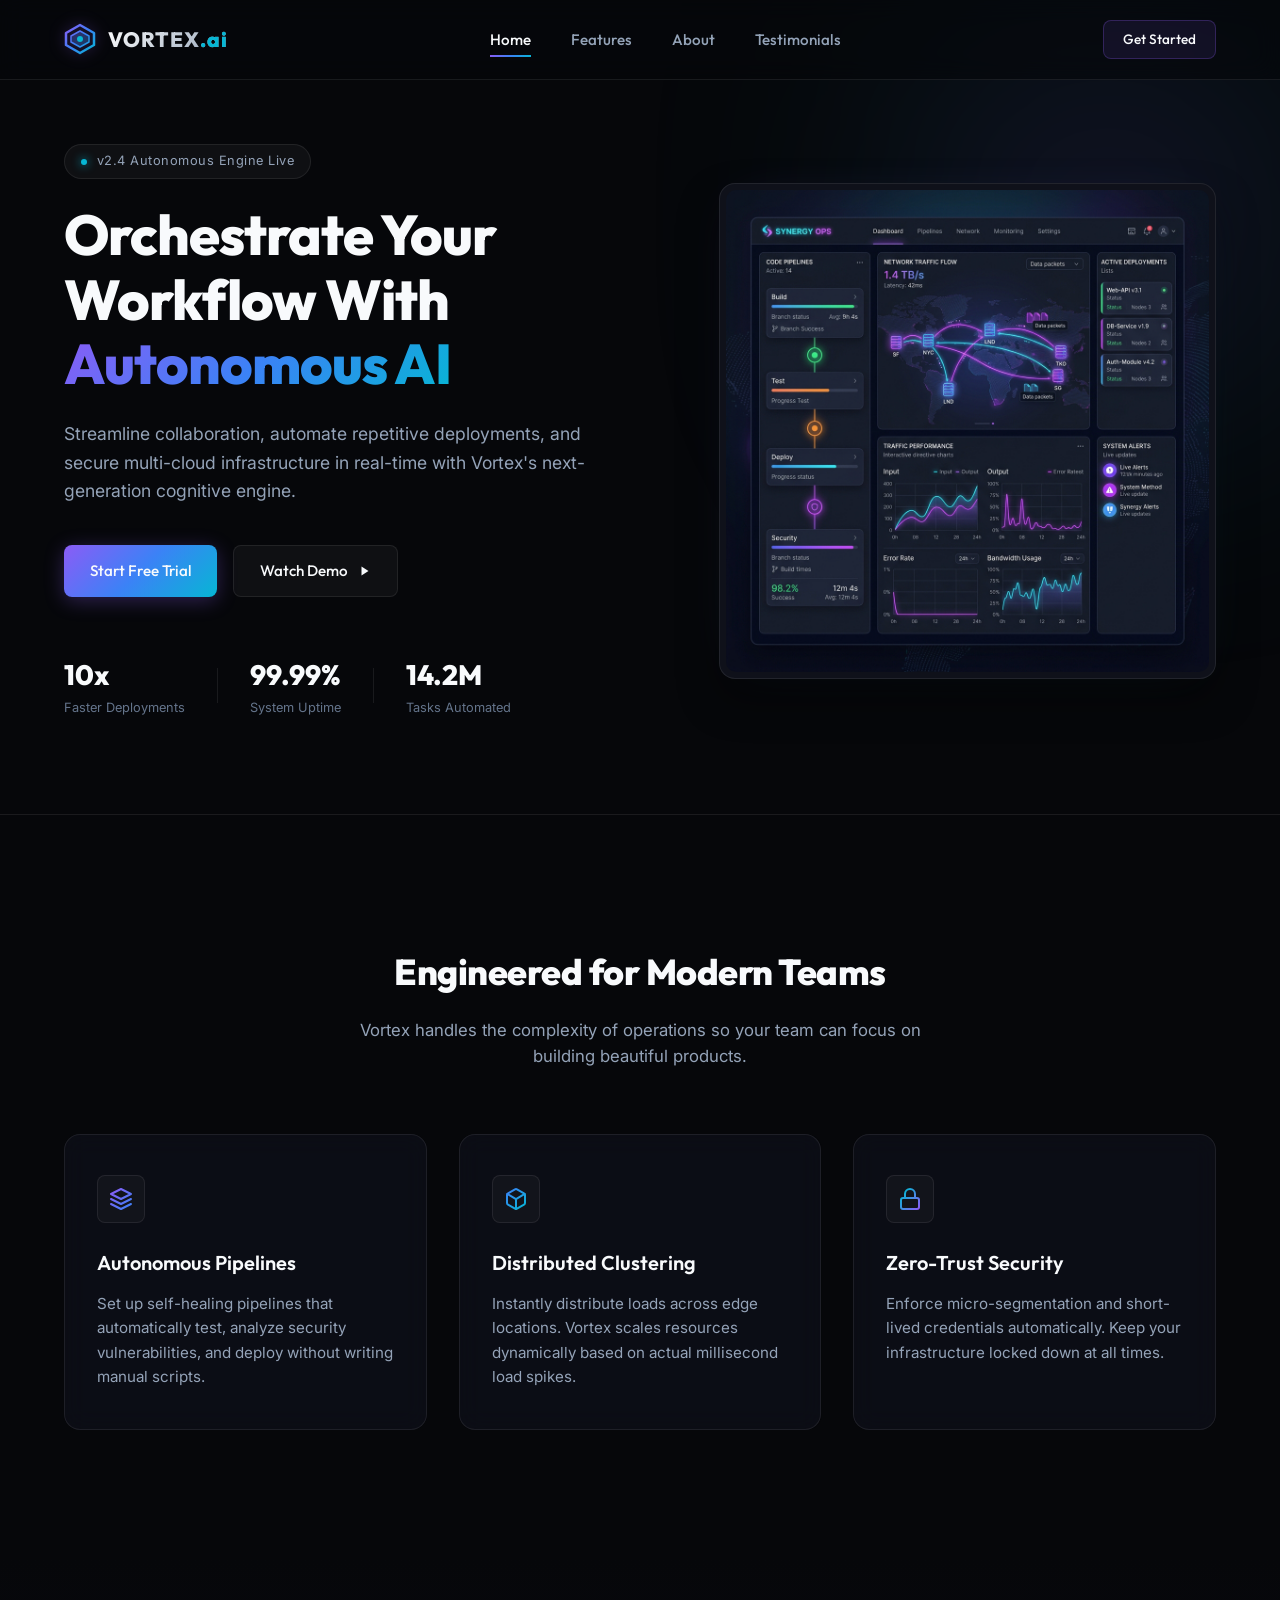
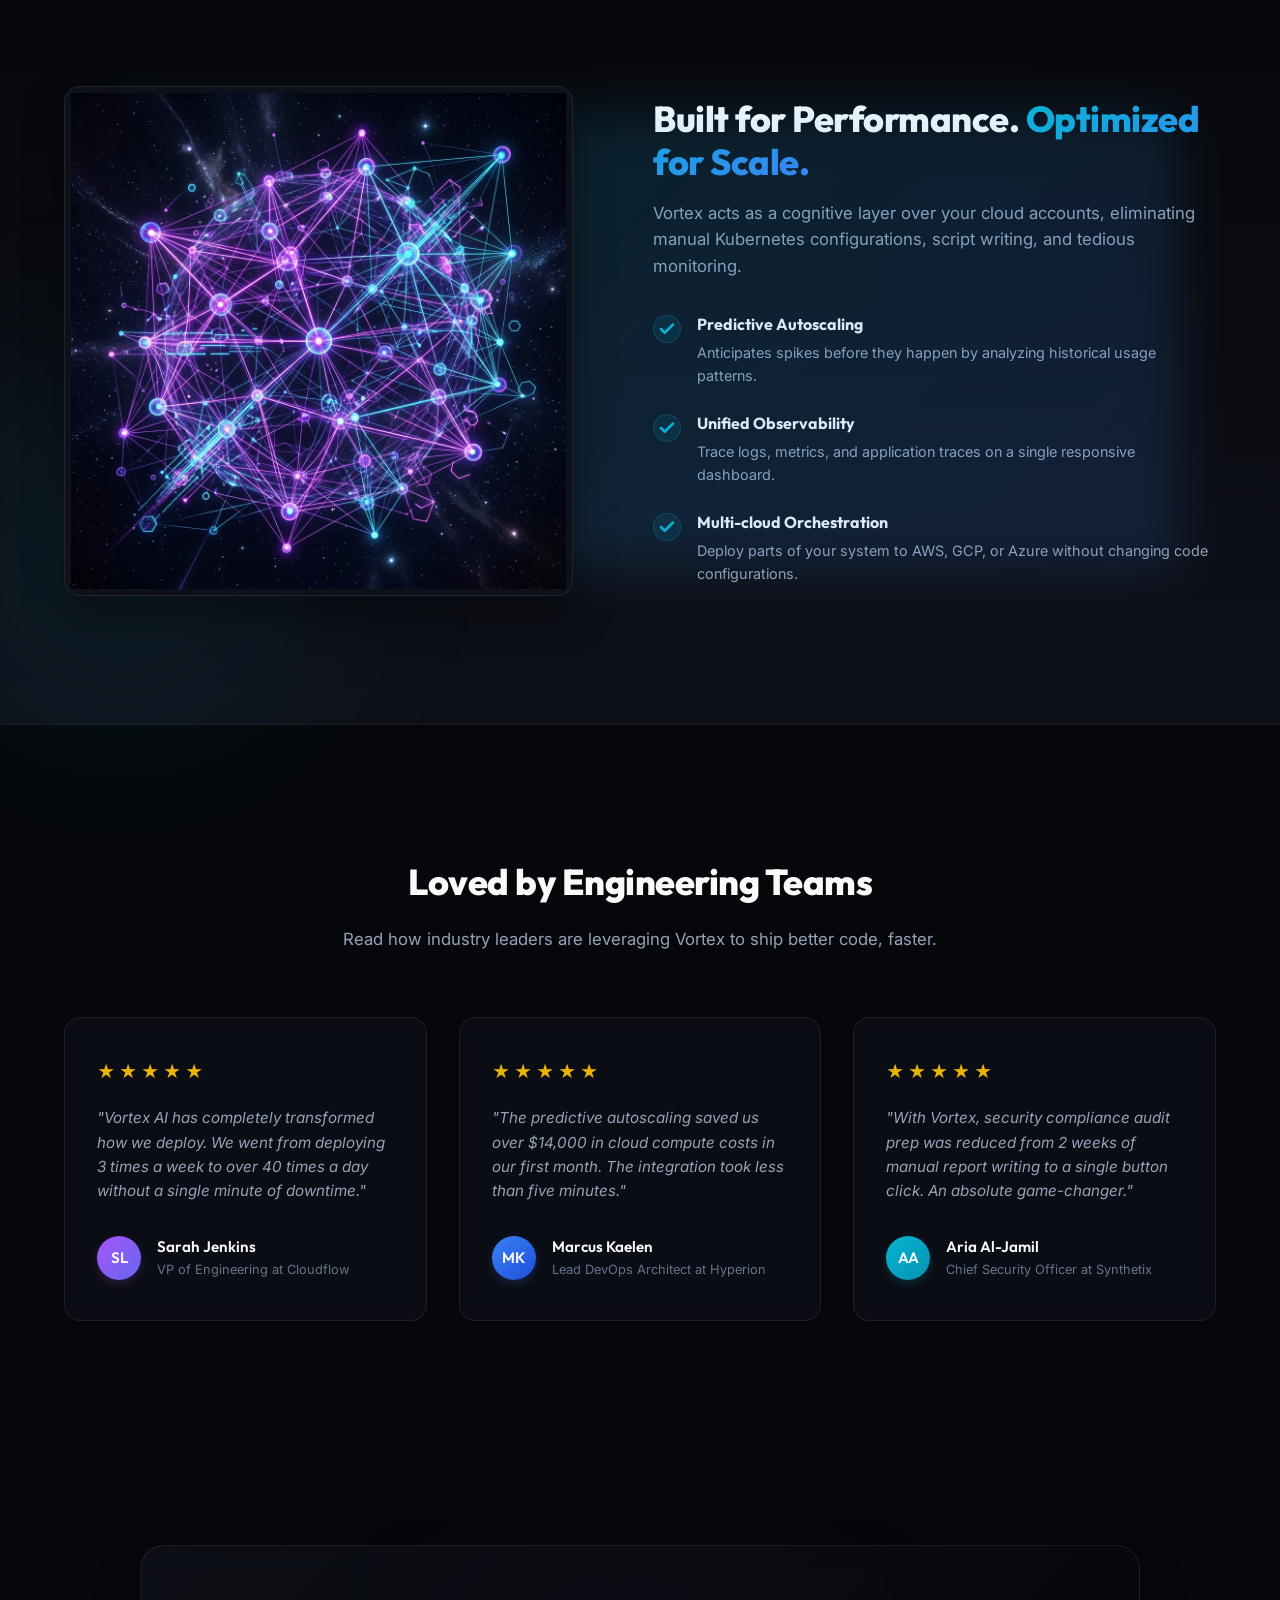
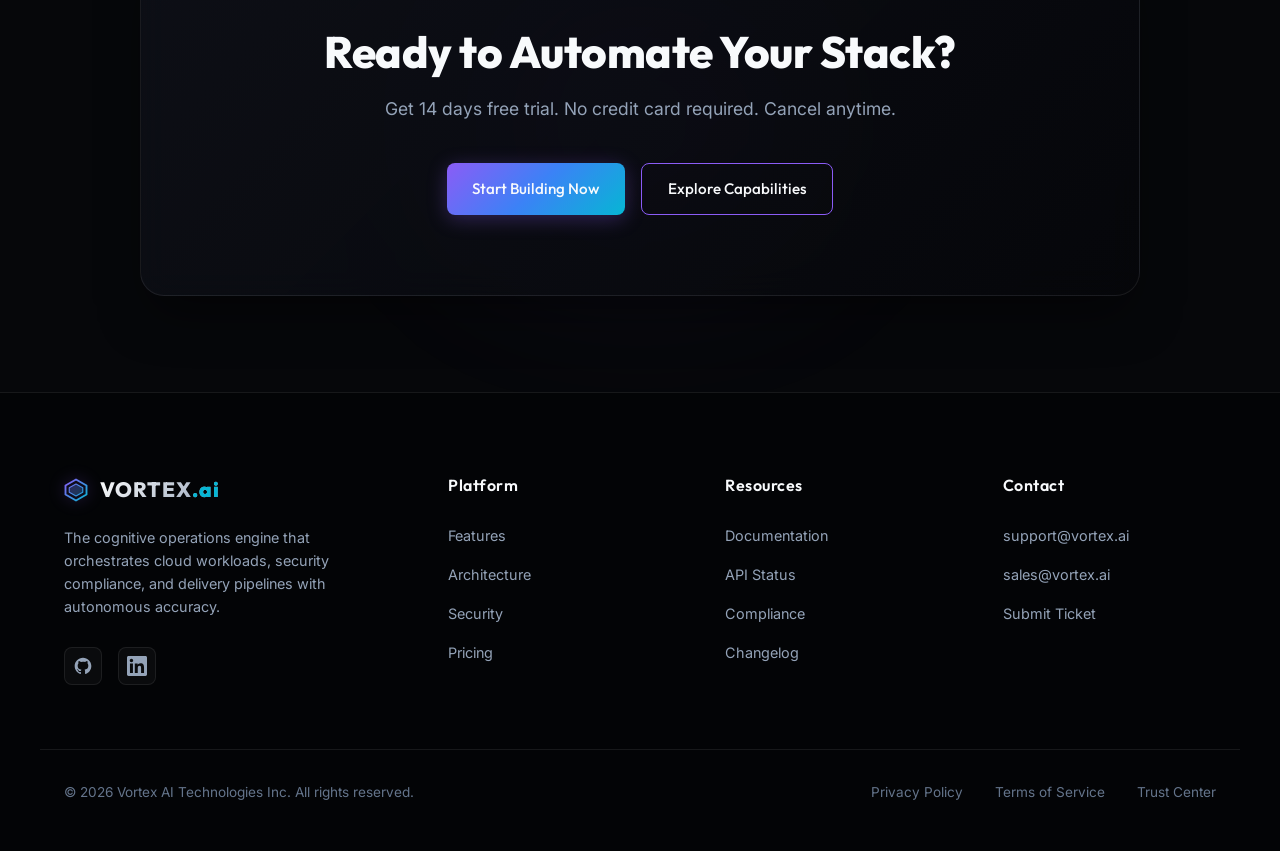
<file: Task-2/index.html>
<!DOCTYPE html>
<html lang="en">
<head>
    <meta charset="UTF-8">
    <meta name="viewport" content="width=device-width, initial-scale=1.0">
    <meta name="description" content="Vortex AI - Orchestrate your development workflow with autonomous intelligence. Streamline operations, automate deployments, and secure code pipelines.">
    <title>Vortex AI | Next-Gen Workflow Orchestration</title>
    <!-- Google Fonts -->
    <link rel="preconnect" href="https://fonts.googleapis.com">
    <link rel="preconnect" href="https://fonts.gstatic.com" crossorigin>
    <link href="https://fonts.googleapis.com/css2?family=Inter:wght@400;500;600;700&family=Outfit:wght@400;500;600;800&display=swap" rel="stylesheet">
    <!-- Main Stylesheet -->
    <link rel="stylesheet" href="style.css">
</head>
<body>

    <!-- Header / Navigation -->
    <header class="site-header">
        <div class="header-container">
            <a href="#hero" class="logo">
                <svg class="logo-icon" width="32" height="32" viewBox="0 0 32 32" fill="none" xmlns="http://www.w3.org/2000/svg">
                    <path d="M16 2L30 10V22L16 30L2 22V10L16 2Z" stroke="url(#logo-grad)" stroke-width="2.5" stroke-linejoin="round"/>
                    <path d="M16 8L25 13V19L16 24L7 19V13L16 8Z" fill="url(#logo-grad)" fill-opacity="0.3" stroke="url(#logo-grad)" stroke-width="1.5" stroke-linejoin="round"/>
                    <circle cx="16" cy="16" r="3" fill="#06b6d4" class="logo-glow"/>
                    <defs>
                        <linearGradient id="logo-grad" x1="2" y1="2" x2="30" y2="30" gradientUnits="userSpaceOnUse">
                            <stop stop-color="#8b5cf6"/>
                            <stop offset="0.5" stop-color="#3b82f6"/>
                            <stop offset="1" stop-color="#06b6d4"/>
                        </linearGradient>
                    </defs>
                </svg>
                <span class="logo-text">VORTEX<span class="logo-dot">.ai</span></span>
            </a>

            <!-- Navigation Links -->
            <nav class="nav-menu" id="navMenu">
                <ul class="nav-list">
                    <li><a href="#hero" class="nav-link active">Home</a></li>
                    <li><a href="#features" class="nav-link">Features</a></li>
                    <li><a href="#about" class="nav-link">About</a></li>
                    <li><a href="#testimonials" class="nav-link">Testimonials</a></li>
                    <li class="mobile-cta-li"><a href="#get-started" class="btn btn-primary btn-mobile-cta">Get Started</a></li>
                </ul>
            </nav>

            <!-- Actions (CTA) -->
            <div class="header-actions">
                <a href="#get-started" class="btn btn-nav">Get Started</a>
                <button class="menu-toggle" id="menuToggle" aria-label="Toggle Navigation" aria-expanded="false" aria-controls="navMenu">
                    <span class="bar"></span>
                    <span class="bar"></span>
                    <span class="bar"></span>
                </button>
            </div>
        </div>
    </header>

    <!-- Main Content -->
    <main>

        <!-- Hero Section -->
        <section id="hero" class="hero-section">
            <div class="hero-bg-glow"></div>
            <div class="container hero-container">
                <div class="hero-content">
                    <div class="hero-badge">
                        <span class="badge-dot"></span>
                        <span class="badge-text">v2.4 Autonomous Engine Live</span>
                    </div>
                    <h1 class="hero-title">Orchestrate Your Workflow With <span class="gradient-text">Autonomous AI</span></h1>
                    <p class="hero-subtitle">
                        Streamline collaboration, automate repetitive deployments, and secure multi-cloud infrastructure in real-time with Vortex's next-generation cognitive engine.
                    </p>
                    <div class="hero-actions">
                        <a href="#get-started" class="btn btn-primary">Start Free Trial</a>
                        <a href="#about" class="btn btn-secondary">
                            <span>Watch Demo</span>
                            <svg width="16" height="16" viewBox="0 0 16 16" fill="none" xmlns="http://www.w3.org/2000/svg">
                                <path d="M5.5 3.5V12.5L12.5 8L5.5 3.5Z" fill="currentColor"/>
                            </svg>
                        </a>
                    </div>
                    <div class="hero-stats">
                        <div class="stat-item">
                            <span class="stat-number">10x</span>
                            <span class="stat-label">Faster Deployments</span>
                        </div>
                        <div class="stat-divider"></div>
                        <div class="stat-item">
                            <span class="stat-number">99.99%</span>
                            <span class="stat-label">System Uptime</span>
                        </div>
                        <div class="stat-divider"></div>
                        <div class="stat-item">
                            <span class="stat-number">14.2M</span>
                            <span class="stat-label">Tasks Automated</span>
                        </div>
                    </div>
                </div>
                <div class="hero-visual">
                    <div class="image-card-glow"></div>
                    <div class="image-wrapper">
                        <img src="hero_graphic.png" alt="Vortex AI Dashboard Visualization" class="hero-img">
                    </div>
                </div>
            </div>
        </section>

        <!-- Features / Services Section -->
        <section id="features" class="features-section">
            <div class="container">
                <div class="section-header">
                    <h2 class="section-title">Engineered for Modern Teams</h2>
                    <p class="section-subtitle">Vortex handles the complexity of operations so your team can focus on building beautiful products.</p>
                </div>
                <div class="features-grid">
                    <!-- Feature Card 1 -->
                    <div class="feature-card">
                        <div class="feature-glow"></div>
                        <div class="feature-icon-container">
                            <svg class="feature-icon" width="24" height="24" viewBox="0 0 24 24" fill="none" xmlns="http://www.w3.org/2000/svg">
                                <path d="M12 2L2 7L12 12L22 7L12 2Z" stroke="url(#feat-grad-1)" stroke-width="2" stroke-linecap="round" stroke-linejoin="round"/>
                                <path d="M2 17L12 22L22 17" stroke="url(#feat-grad-1)" stroke-width="2" stroke-linecap="round" stroke-linejoin="round"/>
                                <path d="M2 12L12 17L22 12" stroke="url(#feat-grad-1)" stroke-width="2" stroke-linecap="round" stroke-linejoin="round"/>
                                <defs>
                                    <linearGradient id="feat-grad-1" x1="2" y1="2" x2="22" y2="22" gradientUnits="userSpaceOnUse">
                                        <stop stop-color="#8b5cf6"/>
                                        <stop offset="1" stop-color="#3b82f6"/>
                                    </linearGradient>
                                </defs>
                            </svg>
                        </div>
                        <h3 class="feature-card-title">Autonomous Pipelines</h3>
                        <p class="feature-card-text">Set up self-healing pipelines that automatically test, analyze security vulnerabilities, and deploy without writing manual scripts.</p>
                    </div>

                    <!-- Feature Card 2 -->
                    <div class="feature-card">
                        <div class="feature-glow"></div>
                        <div class="feature-icon-container">
                            <svg class="feature-icon" width="24" height="24" viewBox="0 0 24 24" fill="none" xmlns="http://www.w3.org/2000/svg">
                                <path d="M21 16V8a2 2 0 0 0-1-1.73l-7-4a2 2 0 0 0-2 0l-7 4A2 2 0 0 0 3 8v8a2 2 0 0 0 1 1.73l7 4a2 2 0 0 0 2 0l7-4A2 2 0 0 0 21 16z" stroke="url(#feat-grad-2)" stroke-width="2" stroke-linecap="round" stroke-linejoin="round"/>
                                <polyline points="3.27 6.96 12 12.01 20.73 6.96" stroke="url(#feat-grad-2)" stroke-width="2" stroke-linecap="round" stroke-linejoin="round"/>
                                <line x1="12" y1="22.08" x2="12" y2="12" stroke="url(#feat-grad-2)" stroke-width="2" stroke-linecap="round" stroke-linejoin="round"/>
                                <defs>
                                    <linearGradient id="feat-grad-2" x1="3" y1="2.08" x2="21" y2="22.08" gradientUnits="userSpaceOnUse">
                                        <stop stop-color="#3b82f6"/>
                                        <stop offset="1" stop-color="#06b6d4"/>
                                    </linearGradient>
                                </defs>
                            </svg>
                        </div>
                        <h3 class="feature-card-title">Distributed Clustering</h3>
                        <p class="feature-card-text">Instantly distribute loads across edge locations. Vortex scales resources dynamically based on actual millisecond load spikes.</p>
                    </div>

                    <!-- Feature Card 3 -->
                    <div class="feature-card">
                        <div class="feature-glow"></div>
                        <div class="feature-icon-container">
                            <svg class="feature-icon" width="24" height="24" viewBox="0 0 24 24" fill="none" xmlns="http://www.w3.org/2000/svg">
                                <rect x="3" y="11" width="18" height="11" rx="2" ry="2" stroke="url(#feat-grad-3)" stroke-width="2" stroke-linecap="round" stroke-linejoin="round"/>
                                <path d="M7 11V7a5 5 0 0 1 10 0v4" stroke="url(#feat-grad-3)" stroke-width="2" stroke-linecap="round" stroke-linejoin="round"/>
                                <defs>
                                    <linearGradient id="feat-grad-3" x1="3" y1="7" x2="21" y2="22" gradientUnits="userSpaceOnUse">
                                        <stop stop-color="#06b6d4"/>
                                        <stop offset="1" stop-color="#8b5cf6"/>
                                    </linearGradient>
                                </defs>
                            </svg>
                        </div>
                        <h3 class="feature-card-title">Zero-Trust Security</h3>
                        <p class="feature-card-text">Enforce micro-segmentation and short-lived credentials automatically. Keep your infrastructure locked down at all times.</p>
                    </div>
                </div>
            </div>
        </section>

        <!-- About / Split Section -->
        <section id="about" class="about-section">
            <div class="about-bg-glow"></div>
            <div class="container about-container">
                <div class="about-image-wrapper">
                    <div class="image-card-glow border-glow-blue"></div>
                    <div class="image-wrapper">
                        <img src="about_image.png" alt="Neural connections mapping database linkages" class="about-img">
                    </div>
                </div>
                <div class="about-content">
                    <h2 class="about-title">Built for Performance. <span class="gradient-text-alt">Optimized for Scale.</span></h2>
                    <p class="about-subtitle">
                        Vortex acts as a cognitive layer over your cloud accounts, eliminating manual Kubernetes configurations, script writing, and tedious monitoring.
                    </p>
                    <ul class="about-points">
                        <li class="about-point-item">
                            <div class="point-icon">
                                <svg width="18" height="18" viewBox="0 0 18 18" fill="none" xmlns="http://www.w3.org/2000/svg">
                                    <path d="M15 4.5L6.75 12.75L3 9" stroke="#06b6d4" stroke-width="2.5" stroke-linecap="round" stroke-linejoin="round"/>
                                </svg>
                            </div>
                            <div class="point-text">
                                <strong>Predictive Autoscaling</strong>
                                <p>Anticipates spikes before they happen by analyzing historical usage patterns.</p>
                            </div>
                        </li>
                        <li class="about-point-item">
                            <div class="point-icon">
                                <svg width="18" height="18" viewBox="0 0 18 18" fill="none" xmlns="http://www.w3.org/2000/svg">
                                    <path d="M15 4.5L6.75 12.75L3 9" stroke="#06b6d4" stroke-width="2.5" stroke-linecap="round" stroke-linejoin="round"/>
                                </svg>
                            </div>
                            <div class="point-text">
                                <strong>Unified Observability</strong>
                                <p>Trace logs, metrics, and application traces on a single responsive dashboard.</p>
                            </div>
                        </li>
                        <li class="about-point-item">
                            <div class="point-icon">
                                <svg width="18" height="18" viewBox="0 0 18 18" fill="none" xmlns="http://www.w3.org/2000/svg">
                                    <path d="M15 4.5L6.75 12.75L3 9" stroke="#06b6d4" stroke-width="2.5" stroke-linecap="round" stroke-linejoin="round"/>
                                </svg>
                            </div>
                            <div class="point-text">
                                <strong>Multi-cloud Orchestration</strong>
                                <p>Deploy parts of your system to AWS, GCP, or Azure without changing code configurations.</p>
                            </div>
                        </li>
                    </ul>
                </div>
            </div>
        </section>

        <!-- Testimonials / Social Proof Section -->
        <section id="testimonials" class="testimonials-section">
            <div class="container">
                <div class="section-header">
                    <h2 class="section-title">Loved by Engineering Teams</h2>
                    <p class="section-subtitle">Read how industry leaders are leveraging Vortex to ship better code, faster.</p>
                </div>
                <div class="testimonials-grid">
                    <!-- Testimonial 1 -->
                    <div class="testimonial-card">
                        <div class="stars">
                            <span class="star">&#9733;</span>
                            <span class="star">&#9733;</span>
                            <span class="star">&#9733;</span>
                            <span class="star">&#9733;</span>
                            <span class="star">&#9733;</span>
                        </div>
                        <p class="testimonial-quote">
                            "Vortex AI has completely transformed how we deploy. We went from deploying 3 times a week to over 40 times a day without a single minute of downtime."
                        </p>
                        <div class="testimonial-user">
                            <div class="user-avatar-fallback avatar-purple">SL</div>
                            <div class="user-info">
                                <h4 class="user-name">Sarah Jenkins</h4>
                                <p class="user-title">VP of Engineering at Cloudflow</p>
                            </div>
                        </div>
                    </div>

                    <!-- Testimonial 2 -->
                    <div class="testimonial-card">
                        <div class="stars">
                            <span class="star">&#9733;</span>
                            <span class="star">&#9733;</span>
                            <span class="star">&#9733;</span>
                            <span class="star">&#9733;</span>
                            <span class="star">&#9733;</span>
                        </div>
                        <p class="testimonial-quote">
                            "The predictive autoscaling saved us over $14,000 in cloud compute costs in our first month. The integration took less than five minutes."
                        </p>
                        <div class="testimonial-user">
                            <div class="user-avatar-fallback avatar-blue">MK</div>
                            <div class="user-info">
                                <h4 class="user-name">Marcus Kaelen</h4>
                                <p class="user-title">Lead DevOps Architect at Hyperion</p>
                            </div>
                        </div>
                    </div>

                    <!-- Testimonial 3 -->
                    <div class="testimonial-card">
                        <div class="stars">
                            <span class="star">&#9733;</span>
                            <span class="star">&#9733;</span>
                            <span class="star">&#9733;</span>
                            <span class="star">&#9733;</span>
                            <span class="star">&#9733;</span>
                        </div>
                        <p class="testimonial-quote">
                            "With Vortex, security compliance audit prep was reduced from 2 weeks of manual report writing to a single button click. An absolute game-changer."
                        </p>
                        <div class="testimonial-user">
                            <div class="user-avatar-fallback avatar-cyan">AA</div>
                            <div class="user-info">
                                <h4 class="user-name">Aria Al-Jamil</h4>
                                <p class="user-title">Chief Security Officer at Synthetix</p>
                            </div>
                        </div>
                    </div>
                </div>
            </div>
        </section>

        <!-- Call to Action Section -->
        <section id="get-started" class="cta-section">
            <div class="cta-bg-glow"></div>
            <div class="container cta-container">
                <div class="cta-content">
                    <h2 class="cta-title">Ready to Automate Your Stack?</h2>
                    <p class="cta-subtitle">Get 14 days free trial. No credit card required. Cancel anytime.</p>
                    <div class="cta-buttons">
                        <a href="#get-started" class="btn btn-primary">Start Building Now</a>
                        <a href="#features" class="btn btn-outline">Explore Capabilities</a>
                    </div>
                </div>
            </div>
        </section>

    </main>

    <!-- Footer -->
    <footer class="site-footer">
        <div class="container footer-container">
            <div class="footer-brand-col">
                <a href="#hero" class="logo">
                    <svg class="logo-icon" width="24" height="24" viewBox="0 0 32 32" fill="none" xmlns="http://www.w3.org/2000/svg">
                        <path d="M16 2L30 10V22L16 30L2 22V10L16 2Z" stroke="url(#footer-logo-grad)" stroke-width="2.5" stroke-linejoin="round"/>
                        <path d="M16 8L25 13V19L16 24L7 19V13L16 8Z" fill="url(#footer-logo-grad)" fill-opacity="0.3" stroke="url(#footer-logo-grad)" stroke-width="1.5" stroke-linejoin="round"/>
                        <defs>
                            <linearGradient id="footer-logo-grad" x1="2" y1="2" x2="30" y2="30" gradientUnits="userSpaceOnUse">
                                <stop stop-color="#8b5cf6"/>
                                <stop offset="1" stop-color="#06b6d4"/>
                            </linearGradient>
                        </defs>
                    </svg>
                    <span class="logo-text">VORTEX<span class="logo-dot">.ai</span></span>
                </a>
                <p class="footer-bio">
                    The cognitive operations engine that orchestrates cloud workloads, security compliance, and delivery pipelines with autonomous accuracy.
                </p>
                <div class="footer-socials">
                  
                    <!-- GitHub -->
                    <a href="https://github.com/MadhavDalsaniya007" class="social-link" aria-label="GitHub">
                        <svg width="20" height="20" fill="currentColor" viewBox="0 0 24 24">
                            <path fill-rule="evenodd" clip-rule="evenodd" d="M12 2C6.477 2 2 6.484 2 12.017c0 4.425 2.865 8.18 6.839 9.504.5.092.682-.217.682-.483 0-.237-.008-.868-.013-1.703-2.782.605-3.369-1.343-3.369-1.343-.454-1.158-1.11-1.466-1.11-1.466-.908-.62.069-.608.069-.608 1.003.07 1.53 1.032 1.53 1.032.892 1.53 2.341 1.088 2.91.832.092-.647.35-1.088.636-1.338-2.22-.253-4.555-1.113-4.555-4.951 0-1.093.39-1.988 1.029-2.688-.103-.253-.446-1.272.098-2.65 0 0 .84-.27 2.75 1.026A9.564 9.564 0 0112 6.844c.85.004 1.705.115 2.504.337 1.909-1.296 2.747-1.027 2.747-1.027.546 1.379.202 2.398.1 2.651.64.7 1.028 1.595 1.028 2.688 0 3.848-2.339 4.695-4.566 4.943.359.309.678.92.678 1.855 0 1.338-.012 2.419-.012 2.747 0 .268.18.58.688.482C19.138 20.197 22 16.44 22 12.017 22 6.484 17.522 2 12 2z"/>
                        </svg>
                    </a>
                    <!-- LinkedIn -->
                    <a href="https://linkedin.com/in/madhav-dalsaniya-25ab75320/" class="social-link" aria-label="LinkedIn">
                        <svg width="20" height="20" fill="currentColor" viewBox="0 0 24 24">
                            <path d="M20.447 20.452h-3.554v-5.569c0-1.328-.027-3.037-1.852-3.037-1.853 0-2.136 1.445-2.136 2.939v5.667H9.351V9h3.414v1.561h.046c.477-.9 1.637-1.85 3.37-1.85 3.601 0 4.267 2.37 4.267 5.455v6.286zM5.337 7.433c-1.144 0-2.063-.926-2.063-2.065 0-1.138.92-2.063 2.063-2.063 1.14 0 2.064.925 2.064 2.063 0 1.139-.925 2.065-2.064 2.065zm1.782 13.019H3.555V9h3.564v11.452zM22.225 0H1.771C.792 0 0 .774 0 1.729v20.542C0 23.227.792 24 1.771 24h20.451C23.2 24 24 23.227 24 22.271V1.729C24 .774 23.2 0 22.222 0h.003z"/>
                        </svg>
                    </a>
                </div>
            </div>

            <div class="footer-links-col">
                <h4 class="footer-title">Platform</h4>
                <ul class="footer-links">
                    <li><a href="#features">Features</a></li>
                    <li><a href="#about">Architecture</a></li>
                    <li><a href="#testimonials">Security</a></li>
                    <li><a href="#hero">Pricing</a></li>
                </ul>
            </div>

            <div class="footer-links-col">
                <h4 class="footer-title">Resources</h4>
                <ul class="footer-links">
                    <li><a href="#about">Documentation</a></li>
                    <li><a href="#features">API Status</a></li>
                    <li><a href="#testimonials">Compliance</a></li>
                    <li><a href="#hero">Changelog</a></li>
                </ul>
            </div>

            <div class="footer-links-col">
                <h4 class="footer-title">Contact</h4>
                <ul class="footer-links">
                    <li><a href="mailto:support@vortex.ai">support@vortex.ai</a></li>
                    <li><a href="mailto:sales@vortex.ai">sales@vortex.ai</a></li>
                    <li><a href="#about">Submit Ticket</a></li>
                </ul>
            </div>
        </div>

        <div class="container footer-bottom">
            <p class="copyright">&copy; 2026 Vortex AI Technologies Inc. All rights reserved.</p>
            <div class="footer-legal">
                <a href="#hero">Privacy Policy</a>
                <a href="#hero">Terms of Service</a>
                <a href="#hero">Trust Center</a>
            </div>
        </div>
    </footer>

    <!-- JavaScript for Mobile Navigation Toggle & Scroll Effects -->
    <script>
        document.addEventListener('DOMContentLoaded', () => {
            const menuToggle = document.getElementById('menuToggle');
            const navMenu = document.getElementById('navMenu');
            const navLinks = document.querySelectorAll('.nav-link');
            const header = document.querySelector('.site-header');

            // Toggle Mobile Menu
            menuToggle.addEventListener('click', () => {
                const isExpanded = menuToggle.getAttribute('aria-expanded') === 'true';
                menuToggle.setAttribute('aria-expanded', !isExpanded);
                navMenu.classList.toggle('active');
                menuToggle.classList.toggle('active');
                document.body.classList.toggle('menu-open');
            });

            // Close Mobile Menu when link clicked
            navLinks.forEach(link => {
                link.addEventListener('click', () => {
                    menuToggle.setAttribute('aria-expanded', 'false');
                    navMenu.classList.remove('active');
                    menuToggle.classList.remove('active');
                    document.body.classList.remove('menu-open');
                });
            });

            // Header Background Blur on Scroll
            window.addEventListener('scroll', () => {
                if (window.scrollY > 50) {
                    header.classList.add('scrolled');
                } else {
                    header.classList.remove('scrolled');
                }

                // Simple Active Nav Link on Scroll
                let current = '';
                const sections = document.querySelectorAll('section');
                sections.forEach(section => {
                    const sectionTop = section.offsetTop;
                    const sectionHeight = section.clientHeight;
                    if (pageYOffset >= (sectionTop - 120)) {
                        current = section.getAttribute('id');
                    }
                });

                navLinks.forEach(link => {
                    link.classList.remove('active');
                    if (link.getAttribute('href').slice(1) === current) {
                        link.classList.add('active');
                    }
                });
            });
        });
    </script>
</body>
</html>
</file>
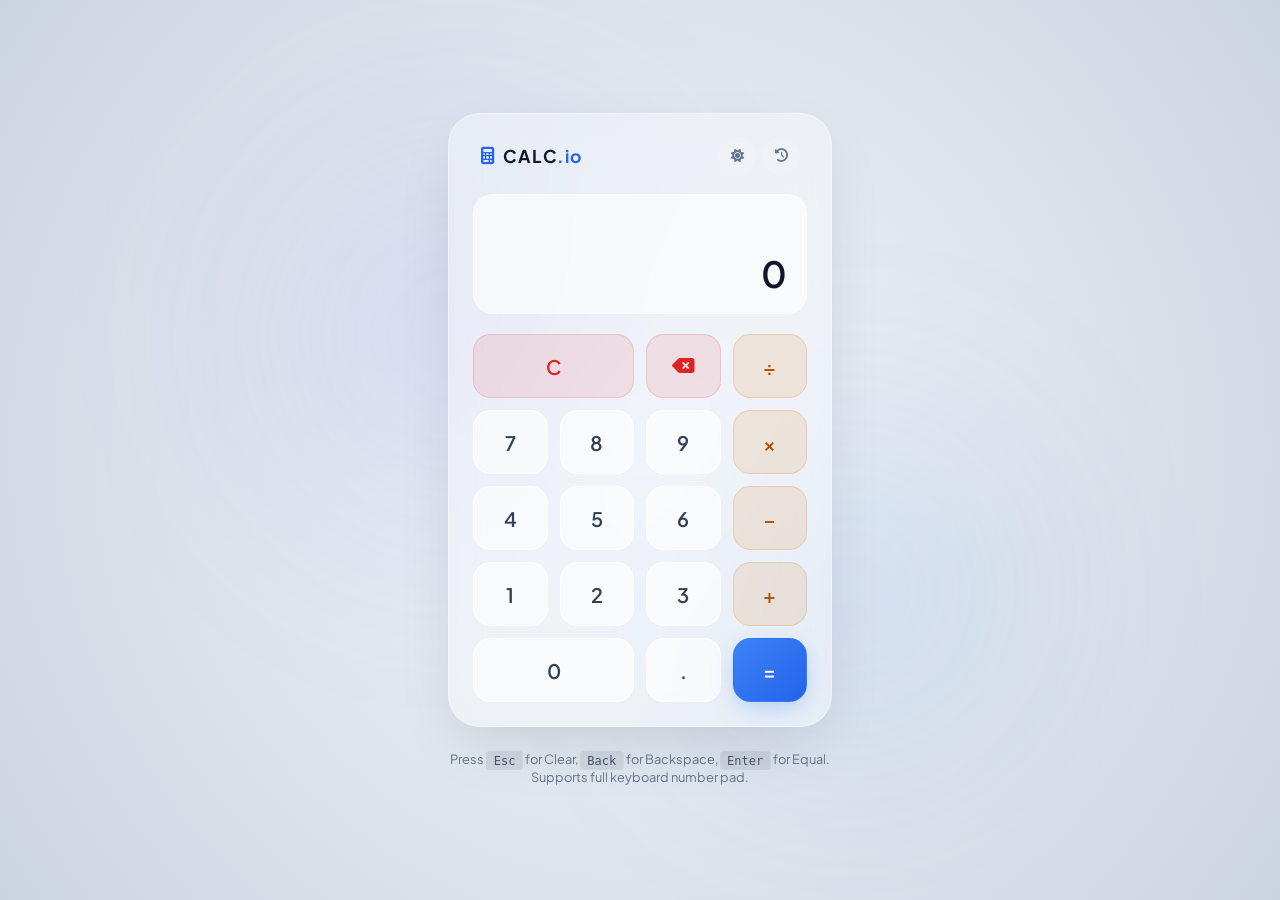
<file: Task-3/index.html>
<!DOCTYPE html>
<html lang="en" data-theme="dark">
<head>
  <meta charset="UTF-8">
  <meta name="viewport" content="width=device-width, initial-scale=1.0">
  <meta name="description" content="A responsive, modern glassmorphism calculator with history tracking, theme toggles, and safe calculations.">
  <title>Premium Glassmorphic Calculator</title>
  
  <!-- Google Fonts - Plus Jakarta Sans -->
  <link rel="preconnect" href="https://fonts.googleapis.com">
  <link rel="preconnect" href="https://fonts.gstatic.com" crossorigin>
  <link href="https://fonts.googleapis.com/css2?family=Plus+Jakarta+Sans:wght@300;400;500;600;700&display=swap" rel="stylesheet">
  
  <!-- FontAwesome Icons for modern action glyphs -->
  <link rel="stylesheet" href="https://cdnjs.cloudflare.com/ajax/libs/font-awesome/6.4.0/css/all.min.css">
  
  <!-- Custom Styles -->
  <link rel="stylesheet" href="style.css">
</head>
<body>
  <!-- Dynamic Gradient Background Circles for Glassmorphism depth -->
  <div class="bg-glow bg-glow-1"></div>
  <div class="bg-glow bg-glow-2"></div>
  
  <main class="calculator-container" id="calculator-app">
    <!-- Calculator Header with Theme and History Panel Toggle -->
    <header class="calc-header">
      <div class="logo">
        <i class="fa-solid fa-calculator logo-icon"></i>
        <span>CALC<span class="accent-text">.io</span></span>
      </div>
      <div class="header-controls">
        <button id="theme-toggle" class="control-btn" aria-label="Toggle theme" title="Toggle Theme">
          <i class="fa-solid fa-moon theme-icon-dark"></i>
          <i class="fa-solid fa-sun theme-icon-light"></i>
        </button>
        <button id="history-toggle" class="control-btn" aria-label="Toggle history panel" title="View History">
          <i class="fa-solid fa-clock-rotate-left"></i>
        </button>
      </div>
    </header>

    <!-- Calculator Display Screen -->
    <section class="calc-display" aria-label="Calculator display screen">
      <div class="display-history" id="display-history" aria-live="polite"></div>
      <div class="display-main" id="display-main" aria-live="polite">0</div>
    </section>

    <!-- Calculator Keypad -->
    <section class="calc-keypad" id="keypad" aria-label="Calculator keypad">
      <!-- Row 1: Actions -->
      <button class="key btn-action btn-clear span-2" data-type="clear" data-key="Escape" aria-label="Clear all">C</button>
      <button class="key btn-action" data-type="backspace" data-key="Backspace" aria-label="Delete last digit"><i class="fa-solid fa-delete-left"></i></button>
      <button class="key btn-operator" data-type="operator" data-val="/" data-key="/" aria-label="Divide">÷</button>
      
      <!-- Row 2: Numbers & Operator -->
      <button class="key btn-number" data-type="number" data-val="7" data-key="7">7</button>
      <button class="key btn-number" data-type="number" data-val="8" data-key="8">8</button>
      <button class="key btn-number" data-type="number" data-val="9" data-key="9">9</button>
      <button class="key btn-operator" data-type="operator" data-val="*" data-key="*" aria-label="Multiply">×</button>
      
      <!-- Row 3: Numbers & Operator -->
      <button class="key btn-number" data-type="number" data-val="4" data-key="4">4</button>
      <button class="key btn-number" data-type="number" data-val="5" data-key="5">5</button>
      <button class="key btn-number" data-type="number" data-val="6" data-key="6">6</button>
      <button class="key btn-operator" data-type="operator" data-val="-" data-key="-">−</button>
      
      <!-- Row 4: Numbers & Operator -->
      <button class="key btn-number" data-type="number" data-val="1" data-key="1">1</button>
      <button class="key btn-number" data-type="number" data-val="2" data-key="2">2</button>
      <button class="key btn-number" data-type="number" data-val="3" data-key="3">3</button>
      <button class="key btn-operator" data-type="operator" data-val="+" data-key="+">+</button>
      
      <!-- Row 5: Decimals, Equal -->
      <button class="key btn-number span-2" data-type="number" data-val="0" data-key="0">0</button>
      <button class="key btn-number" data-type="decimal" data-val="." data-key=".">.</button>
      <button class="key btn-equal" data-type="equals" data-key="Enter" aria-label="Equals">=</button>
    </section>

    <!-- Persistable Side Drawer for Calculation History -->
    <aside class="history-sidebar" id="history-sidebar">
      <div class="sidebar-header">
        <h3>History</h3>
        <button id="clear-history" class="control-btn small-btn" title="Clear History" aria-label="Clear history">
          <i class="fa-regular fa-trash-can"></i>
        </button>
      </div>
      <div class="history-list" id="history-list">
        <div class="empty-history-msg">No calculations yet</div>
      </div>
    </aside>
  </main>

  <footer class="footer-note">
    Press <kbd class="keyboard-badge">Esc</kbd> for Clear, <kbd class="keyboard-badge">Back</kbd> for Backspace, <kbd class="keyboard-badge">Enter</kbd> for Equal. Supports full keyboard number pad.
  </footer>

  <!-- Core Javascript Logic -->
  <script src="script.js"></script>
</body>
</html>
</file>
<file: Task-2/style.css>
/* 
========================================================================
   VORTEX AI LANDING PAGE STYLESHEET
   Author: Senior Frontend Developer & Designer
   Description: Clean, modern, responsive CSS with glassmorphism, 
                animations, and custom grid/flex systems.
========================================================================
*/

/* ---------------------------------------------------------------------
   01. DESIGN SYSTEM VARIABLES & ROOT TOKENS
   --------------------------------------------------------------------- */
:root {
    /* Color Palette */
    --bg-primary: #06070a;
    --bg-secondary: #0f111a;
    --bg-card: rgba(15, 17, 26, 0.7);
    --border-color: rgba(255, 255, 255, 0.08);
    --border-hover: rgba(255, 255, 255, 0.16);
    
    --text-primary: #f8fafc;
    --text-secondary: #94a3b8;
    --text-muted: #64748b;
    
    /* Neon Accents */
    --accent-purple: #8b5cf6;
    --accent-blue: #3b82f6;
    --accent-cyan: #06b6d4;
    
    /* Gradient Collections */
    --grad-primary: linear-gradient(135deg, var(--accent-purple), var(--accent-blue), var(--accent-cyan));
    --grad-alt: linear-gradient(135deg, var(--accent-cyan), var(--accent-blue));
    --grad-dark: linear-gradient(180deg, var(--bg-primary), var(--bg-secondary));
    --card-glow: radial-gradient(circle at top right, rgba(139, 92, 246, 0.12), transparent 60%);
    
    /* Typography */
    --font-sans: 'Inter', system-ui, -apple-system, sans-serif;
    --font-title: 'Outfit', system-ui, -apple-system, sans-serif;
    
    /* Transitions */
    --transition-fast: all 0.2s cubic-bezier(0.4, 0, 0.2, 1);
    --transition-normal: all 0.3s cubic-bezier(0.4, 0, 0.2, 1);
    --transition-bounce: all 0.5s cubic-bezier(0.175, 0.885, 0.32, 1.275);
    
    /* Layout Variables */
    --header-height: 80px;
    --border-radius-sm: 8px;
    --border-radius-md: 16px;
    --border-radius-lg: 24px;
    --border-radius-full: 9999px;
}

/* ---------------------------------------------------------------------
   02. RESET & BASE ELEMENTS
   --------------------------------------------------------------------- */
*, *::before, *::after {
    box-sizing: border-box;
    margin: 0;
    padding: 0;
}

html {
    font-size: 16px;
    scroll-behavior: smooth;
    scroll-padding-top: calc(var(--header-height) + 20px);
}

body {
    font-family: var(--font-sans);
    background-color: var(--bg-primary);
    color: var(--text-primary);
    line-height: 1.6;
    overflow-x: hidden;
    -webkit-font-smoothing: antialiased;
}

/* Custom Scrollbar */
::-webkit-scrollbar {
    width: 8px;
}
::-webkit-scrollbar-track {
    background: var(--bg-primary);
}
::-webkit-scrollbar-thumb {
    background: var(--border-color);
    border-radius: var(--border-radius-full);
}
::-webkit-scrollbar-thumb:hover {
    background: var(--text-muted);
}

a {
    color: inherit;
    text-decoration: none;
    transition: var(--transition-fast);
}

img {
    max-width: 100%;
    height: auto;
    display: block;
}

/* ---------------------------------------------------------------------
   03. UTILITIES & CONTAINER SYSTEM
   --------------------------------------------------------------------- */
.container {
    width: 100%;
    max-width: 1200px;
    margin: 0 auto;
    padding: 0 1.5rem;
}

.gradient-text {
    background: var(--grad-primary);
    -webkit-background-clip: text;
    -webkit-text-fill-color: transparent;
    background-clip: text;
}

.gradient-text-alt {
    background: var(--grad-alt);
    -webkit-background-clip: text;
    -webkit-text-fill-color: transparent;
    background-clip: text;
}

/* ---------------------------------------------------------------------
   04. BUTTONS & UI INTERACTIVES
   --------------------------------------------------------------------- */
.btn {
    display: inline-flex;
    align-items: center;
    justify-content: center;
    gap: 0.5rem;
    padding: 0.8rem 1.6rem;
    font-family: var(--font-title);
    font-weight: 500;
    font-size: 0.95rem;
    border-radius: var(--border-radius-sm);
    cursor: pointer;
    transition: var(--transition-normal);
}

.btn-primary {
    background: var(--grad-primary);
    color: var(--text-primary);
    border: none;
    box-shadow: 0 4px 20px rgba(139, 92, 246, 0.3);
    position: relative;
    z-index: 1;
}

.btn-primary::before {
    content: '';
    position: absolute;
    top: 0;
    left: 0;
    width: 100%;
    height: 100%;
    background: var(--grad-alt);
    border-radius: inherit;
    z-index: -1;
    opacity: 0;
    transition: var(--transition-normal);
}

.btn-primary:hover {
    transform: translateY(-2px);
    box-shadow: 0 6px 24px rgba(6, 182, 212, 0.4);
}

.btn-primary:hover::before {
    opacity: 1;
}

.btn-secondary {
    background: rgba(255, 255, 255, 0.04);
    color: var(--text-primary);
    border: 1px solid var(--border-color);
}

.btn-secondary:hover {
    background: rgba(255, 255, 255, 0.08);
    border-color: var(--border-hover);
    transform: translateY(-2px);
}

.btn-outline {
    background: transparent;
    color: var(--text-primary);
    border: 1px solid var(--accent-purple);
}

.btn-outline:hover {
    background: rgba(139, 92, 246, 0.1);
    transform: translateY(-2px);
    box-shadow: 0 4px 15px rgba(139, 92, 246, 0.15);
}

.btn-nav {
    padding: 0.5rem 1.2rem;
    font-size: 0.85rem;
    background: rgba(139, 92, 246, 0.1);
    border: 1px solid rgba(139, 92, 246, 0.25);
    color: var(--text-primary);
}

.btn-nav:hover {
    background: var(--grad-primary);
    border-color: transparent;
    box-shadow: 0 4px 12px rgba(139, 92, 246, 0.2);
}

/* ---------------------------------------------------------------------
   05. HEADER & NAVIGATION (GLASSMORPHISM)
   --------------------------------------------------------------------- */
.site-header {
    position: fixed;
    top: 0;
    left: 0;
    width: 100%;
    height: var(--header-height);
    background: rgba(6, 7, 10, 0.6);
    backdrop-filter: blur(12px);
    -webkit-backdrop-filter: blur(12px);
    border-bottom: 1px solid var(--border-color);
    z-index: 1000;
    transition: var(--transition-normal);
}

.site-header.scrolled {
    background: rgba(6, 7, 10, 0.85);
    height: 70px;
    box-shadow: 0 10px 30px rgba(0, 0, 0, 0.3);
}

.header-container {
    display: flex;
    align-items: center;
    justify-content: space-between;
    height: 100%;
    max-width: 1200px;
    margin: 0 auto;
    padding: 0 1.5rem;
}

/* Logo Design */
.logo {
    display: flex;
    align-items: center;
    gap: 0.75rem;
}

.logo-text {
    font-family: var(--font-title);
    font-weight: 800;
    font-size: 1.3rem;
    letter-spacing: 1px;
    background: linear-gradient(135deg, #fff, var(--text-secondary));
    -webkit-background-clip: text;
    -webkit-text-fill-color: transparent;
}

.logo-dot {
    color: var(--accent-cyan);
    -webkit-text-fill-color: initial;
}

.logo-icon {
    filter: drop-shadow(0 0 8px rgba(139, 92, 246, 0.4));
    transition: var(--transition-bounce);
}

.logo:hover .logo-icon {
    transform: rotate(60deg) scale(1.05);
}

/* Nav Menu Items */
.nav-menu {
    display: flex;
    align-items: center;
}

.nav-list {
    display: flex;
    align-items: center;
    list-style: none;
    gap: 2.5rem;
}

.nav-link {
    font-family: var(--font-title);
    font-size: 0.95rem;
    font-weight: 500;
    color: var(--text-secondary);
    position: relative;
    padding: 0.5rem 0;
}

.nav-link::after {
    content: '';
    position: absolute;
    bottom: 0;
    left: 0;
    width: 100%;
    height: 1.5px;
    background: var(--grad-primary);
    transform: scaleX(0);
    transform-origin: right;
    transition: transform 0.3s ease;
}

.nav-link:hover, .nav-link.active {
    color: var(--text-primary);
}

.nav-link:hover::after, .nav-link.active::after {
    transform: scaleX(1);
    transform-origin: left;
}

.mobile-cta-li {
    display: none;
}

/* Header Actions & Mobile Toggle */
.header-actions {
    display: flex;
    align-items: center;
    gap: 1rem;
}

.menu-toggle {
    display: none;
    flex-direction: column;
    justify-content: space-between;
    width: 24px;
    height: 18px;
    background: transparent;
    border: none;
    cursor: pointer;
    z-index: 1100;
}

.menu-toggle .bar {
    width: 100%;
    height: 2px;
    background-color: var(--text-primary);
    border-radius: var(--border-radius-full);
    transition: var(--transition-normal);
}

/* ---------------------------------------------------------------------
   06. HERO SECTION (NEON BACKGROUND & FLOATING INTERACTIVES)
   --------------------------------------------------------------------- */
.hero-section {
    position: relative;
    padding-top: calc(var(--header-height) + 4rem);
    padding-bottom: 6rem;
    min-height: 85vh;
    display: flex;
    align-items: center;
    overflow: hidden;
}

.hero-bg-glow {
    position: absolute;
    top: -10%;
    right: -10%;
    width: 600px;
    height: 600px;
    background: radial-gradient(circle, rgba(139, 92, 246, 0.15) 0%, rgba(6, 182, 212, 0.05) 50%, transparent 100%);
    filter: blur(100px);
    z-index: 0;
    pointer-events: none;
}

.hero-container {
    display: grid;
    grid-template-columns: 1.1fr 0.9fr;
    gap: 3rem;
    align-items: center;
    position: relative;
    z-index: 2;
}

.hero-content {
    display: flex;
    flex-direction: column;
    align-items: flex-start;
}

.hero-badge {
    display: inline-flex;
    align-items: center;
    gap: 0.6rem;
    background: rgba(255, 255, 255, 0.04);
    border: 1px solid var(--border-color);
    padding: 0.4rem 1rem;
    border-radius: var(--border-radius-full);
    margin-bottom: 1.5rem;
    font-size: 0.8rem;
    letter-spacing: 0.5px;
    color: var(--text-secondary);
}

.badge-dot {
    width: 6px;
    height: 6px;
    background-color: var(--accent-cyan);
    border-radius: 50%;
    box-shadow: 0 0 10px var(--accent-cyan);
    animation: pulse 2s infinite;
}

.hero-title {
    font-family: var(--font-title);
    font-weight: 800;
    font-size: 3.5rem;
    line-height: 1.15;
    margin-bottom: 1.5rem;
    letter-spacing: -1px;
}

.hero-subtitle {
    font-size: 1.1rem;
    color: var(--text-secondary);
    margin-bottom: 2.5rem;
    max-width: 550px;
}

.hero-actions {
    display: flex;
    gap: 1rem;
    margin-bottom: 3.5rem;
}

/* Stat Counters */
.hero-stats {
    display: flex;
    align-items: center;
    gap: 2rem;
}

.stat-item {
    display: flex;
    flex-direction: column;
}

.stat-number {
    font-family: var(--font-title);
    font-weight: 800;
    font-size: 1.75rem;
    color: var(--text-primary);
}

.stat-label {
    font-size: 0.8rem;
    color: var(--text-muted);
}

.stat-divider {
    width: 1px;
    height: 35px;
    background-color: var(--border-color);
}

/* Hero Graphic Interactive Element */
.hero-visual {
    position: relative;
    display: flex;
    justify-content: center;
    align-items: center;
}

.image-card-glow {
    position: absolute;
    top: 5%;
    left: 5%;
    width: 90%;
    height: 90%;
    background: linear-gradient(135deg, var(--accent-purple), var(--accent-cyan));
    filter: blur(25px);
    opacity: 0.2;
    z-index: 0;
    border-radius: var(--border-radius-md);
    transition: var(--transition-normal);
}

.image-wrapper {
    position: relative;
    border: 1px solid var(--border-color);
    background: var(--bg-secondary);
    padding: 6px;
    border-radius: var(--border-radius-md);
    box-shadow: 0 20px 40px rgba(0, 0, 0, 0.4);
    z-index: 1;
    overflow: hidden;
}

.hero-img {
    border-radius: calc(var(--border-radius-md) - 6px);
    width: 100%;
    object-fit: cover;
    animation: float 6s ease-in-out infinite;
}

/* ---------------------------------------------------------------------
   07. FEATURES SECTION (CSS GRID CAPABILITIES CARDS)
   --------------------------------------------------------------------- */
.features-section {
    padding: 8rem 0;
    position: relative;
    border-top: 1px solid var(--border-color);
}

.section-header {
    text-align: center;
    max-width: 600px;
    margin: 0 auto 4rem auto;
}

.section-title {
    font-family: var(--font-title);
    font-weight: 800;
    font-size: 2.25rem;
    margin-bottom: 1rem;
    letter-spacing: -0.5px;
}

.section-subtitle {
    font-size: 1.05rem;
    color: var(--text-secondary);
}

/* Grid Layout */
.features-grid {
    display: grid;
    grid-template-columns: repeat(3, 1fr);
    gap: 2rem;
}

.feature-card {
    position: relative;
    background: var(--bg-card);
    border: 1px solid var(--border-color);
    border-radius: var(--border-radius-md);
    padding: 2.5rem 2rem;
    overflow: hidden;
    backdrop-filter: blur(12px);
    -webkit-backdrop-filter: blur(12px);
    transition: var(--transition-bounce);
}

.feature-glow {
    position: absolute;
    top: 0;
    right: 0;
    width: 100%;
    height: 100%;
    background: var(--card-glow);
    opacity: 0;
    transition: var(--transition-normal);
    z-index: 0;
    pointer-events: none;
}

.feature-icon-container {
    width: 48px;
    height: 48px;
    border-radius: var(--border-radius-sm);
    background: rgba(255, 255, 255, 0.03);
    border: 1px solid var(--border-color);
    display: flex;
    align-items: center;
    justify-content: center;
    margin-bottom: 1.5rem;
    position: relative;
    z-index: 1;
    transition: var(--transition-normal);
}

.feature-icon {
    transition: var(--transition-normal);
}

.feature-card-title {
    font-family: var(--font-title);
    font-weight: 600;
    font-size: 1.25rem;
    margin-bottom: 0.8rem;
    position: relative;
    z-index: 1;
}

.feature-card-text {
    font-size: 0.95rem;
    color: var(--text-secondary);
    position: relative;
    z-index: 1;
}

/* Feature Hover Interactions */
.feature-card:hover {
    transform: translateY(-8px);
    border-color: rgba(139, 92, 246, 0.3);
    box-shadow: 0 15px 30px rgba(139, 92, 246, 0.05);
}

.feature-card:hover .feature-glow {
    opacity: 1;
}

.feature-card:hover .feature-icon-container {
    background: rgba(139, 92, 246, 0.1);
    border-color: rgba(139, 92, 246, 0.3);
    transform: scale(1.1);
}

/* ---------------------------------------------------------------------
   08. ABOUT / SPLIT SECTION (GRID LAYOUT & ICON LIST)
   --------------------------------------------------------------------- */
.about-section {
    padding: 8rem 0;
    position: relative;
    background: linear-gradient(180deg, var(--bg-primary), var(--bg-secondary));
}

.about-bg-glow {
    position: absolute;
    bottom: -10%;
    left: -10%;
    width: 500px;
    height: 500px;
    background: radial-gradient(circle, rgba(6, 182, 212, 0.1) 0%, transparent 80%);
    filter: blur(80px);
    z-index: 0;
    pointer-events: none;
}

.about-container {
    display: grid;
    grid-template-columns: 0.95fr 1.05fr;
    gap: 5rem;
    align-items: center;
    position: relative;
    z-index: 2;
}

.border-glow-blue {
    background: linear-gradient(135deg, var(--accent-cyan), var(--accent-blue));
    opacity: 0.15;
}

.about-title {
    font-family: var(--font-title);
    font-weight: 800;
    font-size: 2.25rem;
    line-height: 1.2;
    margin-bottom: 1rem;
    letter-spacing: -0.5px;
}

.about-subtitle {
    font-size: 1.05rem;
    color: var(--text-secondary);
    margin-bottom: 2rem;
}

/* Checklist Points Layout */
.about-points {
    list-style: none;
    display: flex;
    flex-direction: column;
    gap: 1.5rem;
}

.about-point-item {
    display: flex;
    align-items: flex-start;
    gap: 1rem;
}

.point-icon {
    display: flex;
    align-items: center;
    justify-content: center;
    width: 28px;
    height: 28px;
    border-radius: 50%;
    background: rgba(6, 182, 212, 0.1);
    border: 1px solid rgba(6, 182, 212, 0.2);
    flex-shrink: 0;
    margin-top: 0.2rem;
}

.point-text strong {
    display: block;
    font-family: var(--font-title);
    font-size: 1rem;
    margin-bottom: 0.2rem;
    color: var(--text-primary);
}

.point-text p {
    font-size: 0.9rem;
    color: var(--text-secondary);
}

/* ---------------------------------------------------------------------
   09. TESTIMONIALS SECTION (GLASSMORPHISM CARD LAYOUTS)
   --------------------------------------------------------------------- */
.testimonials-section {
    padding: 8rem 0;
    border-top: 1px solid var(--border-color);
}

.testimonials-grid {
    display: grid;
    grid-template-columns: repeat(3, 1fr);
    gap: 2rem;
}

.testimonial-card {
    background: var(--bg-card);
    border: 1px solid var(--border-color);
    border-radius: var(--border-radius-md);
    padding: 2.5rem 2rem;
    backdrop-filter: blur(12px);
    -webkit-backdrop-filter: blur(12px);
    display: flex;
    flex-direction: column;
    justify-content: space-between;
    transition: var(--transition-normal);
}

.testimonial-card:hover {
    border-color: var(--border-hover);
    transform: scale(1.02);
}

.stars {
    display: flex;
    gap: 0.25rem;
    margin-bottom: 1.25rem;
}

.star {
    color: #eab308;
    font-size: 1.1rem;
}

.testimonial-quote {
    font-size: 0.95rem;
    color: var(--text-secondary);
    line-height: 1.6;
    margin-bottom: 2rem;
    font-style: italic;
}

.testimonial-user {
    display: flex;
    align-items: center;
    gap: 1rem;
}

/* Stylized initials fallback avatars */
.user-avatar-fallback {
    width: 44px;
    height: 44px;
    border-radius: 50%;
    display: flex;
    align-items: center;
    justify-content: center;
    font-family: var(--font-title);
    font-weight: 600;
    font-size: 0.95rem;
    color: var(--text-primary);
}

.avatar-purple {
    background: linear-gradient(135deg, #a855f7, #6366f1);
    box-shadow: 0 4px 10px rgba(168, 85, 247, 0.2);
}

.avatar-blue {
    background: linear-gradient(135deg, #3b82f6, #1d4ed8);
    box-shadow: 0 4px 10px rgba(59, 130, 246, 0.2);
}

.avatar-cyan {
    background: linear-gradient(135deg, #06b6d4, #0891b2);
    box-shadow: 0 4px 10px rgba(6, 182, 212, 0.2);
}

.user-name {
    font-family: var(--font-title);
    font-weight: 600;
    font-size: 0.95rem;
}

.user-title {
    font-size: 0.8rem;
    color: var(--text-muted);
}

/* ---------------------------------------------------------------------
   10. CTA SECTION
   --------------------------------------------------------------------- */
.cta-section {
    padding: 6rem 0;
    position: relative;
    overflow: hidden;
}

.cta-bg-glow {
    position: absolute;
    top: 50%;
    left: 50%;
    transform: translate(-50%, -50%);
    width: 600px;
    height: 300px;
    background: radial-gradient(circle, rgba(139, 92, 246, 0.15) 0%, transparent 70%);
    filter: blur(80px);
    z-index: 0;
    pointer-events: none;
}

.cta-container {
    position: relative;
    z-index: 2;
}

.cta-content {
    background: linear-gradient(135deg, rgba(15, 17, 26, 0.8), rgba(6, 7, 10, 0.9));
    border: 1px solid var(--border-color);
    border-radius: var(--border-radius-lg);
    padding: 5rem 3rem;
    text-align: center;
    backdrop-filter: blur(16px);
    -webkit-backdrop-filter: blur(16px);
    max-width: 1000px;
    margin: 0 auto;
    box-shadow: 0 25px 50px -12px rgba(0, 0, 0, 0.5);
}

.cta-title {
    font-family: var(--font-title);
    font-weight: 800;
    font-size: 2.75rem;
    line-height: 1.2;
    margin-bottom: 1rem;
    letter-spacing: -0.5px;
}

.cta-subtitle {
    font-size: 1.1rem;
    color: var(--text-secondary);
    margin-bottom: 2.5rem;
    max-width: 600px;
    margin-left: auto;
    margin-right: auto;
}

.cta-buttons {
    display: flex;
    justify-content: center;
    gap: 1rem;
}

/* ---------------------------------------------------------------------
   11. FOOTER SECTION
   --------------------------------------------------------------------- */
.site-footer {
    background-color: #030406;
    border-top: 1px solid var(--border-color);
    padding: 5rem 0 3rem 0;
}

.footer-container {
    display: grid;
    grid-template-columns: 1.5fr 1fr 1fr 1fr;
    gap: 4rem;
    margin-bottom: 4rem;
}

.footer-brand-col {
    display: flex;
    flex-direction: column;
    align-items: flex-start;
    gap: 1.25rem;
}

.footer-bio {
    font-size: 0.9rem;
    color: var(--text-secondary);
    line-height: 1.6;
}

.footer-socials {
    display: flex;
    gap: 1rem;
    margin-top: 0.5rem;
}

.social-link {
    display: flex;
    align-items: center;
    justify-content: center;
    width: 38px;
    height: 38px;
    border-radius: var(--border-radius-sm);
    background: rgba(255, 255, 255, 0.03);
    border: 1px solid var(--border-color);
    color: var(--text-secondary);
    transition: var(--transition-normal);
}

.social-link:hover {
    color: var(--text-primary);
    border-color: var(--accent-cyan);
    background: rgba(6, 182, 212, 0.08);
    transform: translateY(-2px);
}

.footer-title {
    font-family: var(--font-title);
    font-weight: 600;
    font-size: 1rem;
    margin-bottom: 1.5rem;
    letter-spacing: 0.5px;
    color: var(--text-primary);
}

.footer-links {
    list-style: none;
    display: flex;
    flex-direction: column;
    gap: 0.85rem;
}

.footer-links a {
    font-size: 0.9rem;
    color: var(--text-secondary);
}

.footer-links a:hover {
    color: var(--accent-cyan);
    padding-left: 4px;
}

/* Footer Bottom Layout */
.footer-bottom {
    display: flex;
    align-items: center;
    justify-content: space-between;
    padding-top: 2rem;
    border-top: 1px solid var(--border-color);
}

.copyright {
    font-size: 0.85rem;
    color: var(--text-muted);
}

.footer-legal {
    display: flex;
    gap: 2rem;
}

.footer-legal a {
    font-size: 0.85rem;
    color: var(--text-muted);
}

.footer-legal a:hover {
    color: var(--text-secondary);
}

/* ---------------------------------------------------------------------
   12. KEYFRAME ANIMATIONS
   --------------------------------------------------------------------- */
@keyframes pulse {
    0% {
        box-shadow: 0 0 0 0 rgba(6, 182, 212, 0.4);
    }
    70% {
        box-shadow: 0 0 0 10px rgba(6, 182, 212, 0);
    }
    100% {
        box-shadow: 0 0 0 0 rgba(6, 182, 212, 0);
    }
}

@keyframes float {
    0% {
        transform: translateY(0px) rotate(0deg);
    }
    50% {
        transform: translateY(-12px) rotate(0.5deg);
    }
    100% {
        transform: translateY(0px) rotate(0deg);
    }
}

/* ---------------------------------------------------------------------
   13. RESPONSIVE MEDIA QUERIES (OVERLAP PREVENTION & MOBILE MENUS)
   --------------------------------------------------------------------- */

/* Tablet Viewport (Under 1024px) */
@media screen and (max-width: 1024px) {
    html {
        font-size: 15px; /* Adjust typographic sizing root base */
    }

    .hero-container {
        gap: 2rem;
    }

    .hero-title {
        font-size: 3rem;
    }

    .features-grid {
        grid-template-columns: repeat(2, 1fr);
    }

    .about-container {
        gap: 3rem;
    }

    .testimonials-grid {
        grid-template-columns: repeat(2, 1fr);
    }

    .footer-container {
        grid-template-columns: 1fr 1fr;
        gap: 3rem;
    }
}

/* Small Tablet / Mobile (Under 768px) */
@media screen and (max-width: 768px) {
    body.menu-open {
        overflow: hidden; /* Prevent body scrolling when mobile menu is open */
    }

    /* Mobile Header Toggle Setup */
    .menu-toggle {
        display: flex;
    }

    .btn-nav {
        display: none; /* Hide top header CTA button */
    }

    /* Mobile Navbar Overlay Drawer */
    .nav-menu {
        position: fixed;
        top: 0;
        left: 0;
        width: 100vw;
        height: 100vh;
        background: rgba(6, 7, 10, 0.98);
        backdrop-filter: blur(20px);
        -webkit-backdrop-filter: blur(20px);
        display: flex;
        align-items: center;
        justify-content: center;
        transform: translateY(-100%);
        opacity: 0;
        transition: transform 0.4s cubic-bezier(0.16, 1, 0.3, 1), opacity 0.3s ease;
        z-index: 999;
    }

    .nav-menu.active {
        transform: translateY(0);
        opacity: 1;
    }

    .nav-list {
        flex-direction: column;
        gap: 2rem;
        text-align: center;
    }

    .nav-link {
        font-size: 1.5rem;
        font-weight: 600;
    }

    .mobile-cta-li {
        display: block;
        margin-top: 1rem;
    }

    .btn-mobile-cta {
        width: 200px;
    }

    /* Hamburger Animation to 'X' */
    .menu-toggle.active .bar:nth-child(1) {
        transform: translateY(8px) rotate(45deg);
    }

    .menu-toggle.active .bar:nth-child(2) {
        opacity: 0;
    }

    .menu-toggle.active .bar:nth-child(3) {
        transform: translateY(-8px) rotate(-45deg);
    }

    /* Hero Section Mobile Restyling (Stacked Grid Layout) */
    .hero-section {
        padding-top: calc(var(--header-height) + 2rem);
        padding-bottom: 4rem;
        text-align: center;
    }

    .hero-container {
        grid-template-columns: 1fr;
        gap: 4rem;
    }

    .hero-content {
        align-items: center;
    }

    .hero-title {
        font-size: 2.5rem;
    }

    .hero-subtitle {
        margin-left: auto;
        margin-right: auto;
    }

    .hero-actions {
        width: 100%;
        justify-content: center;
        flex-wrap: wrap;
    }

    .hero-actions .btn {
        width: 100%;
        max-width: 280px;
    }

    .hero-stats {
        justify-content: center;
        width: 100%;
    }

    .hero-visual {
        order: -1; /* Display dashboard mockups at the top of hero flow on mobiles */
        width: 100%;
        max-width: 480px;
        margin: 0 auto;
    }

    /* Features Card Flow (Single-Column Grid Layout) */
    .features-section {
        padding: 5rem 0;
    }

    .features-grid {
        grid-template-columns: 1fr;
        max-width: 450px;
        margin: 0 auto;
    }

    /* About Section Mobile Flow */
    .about-section {
        padding: 5rem 0;
    }

    .about-container {
        grid-template-columns: 1fr;
        gap: 3.5rem;
    }

    .about-image-wrapper {
        max-width: 480px;
        margin: 0 auto;
        width: 100%;
    }

    /* Testimonials Mobile Flow */
    .testimonials-section {
        padding: 5rem 0;
    }

    .testimonials-grid {
        grid-template-columns: 1fr;
        max-width: 450px;
        margin: 0 auto;
    }

    /* CTA Section Mobile Spacing Adjustments */
    .cta-section {
        padding: 4rem 0;
    }

    .cta-content {
        padding: 4rem 1.5rem;
    }

    .cta-title {
        font-size: 2rem;
    }

    .cta-buttons {
        flex-direction: column;
        gap: 1rem;
        align-items: center;
    }

    .cta-buttons .btn {
        width: 100%;
        max-width: 280px;
    }

    /* Footer Mobile Layout */
    .site-footer {
        padding: 4rem 0 2rem 0;
    }

    .footer-container {
        grid-template-columns: 1fr;
        gap: 2.5rem;
    }

    .footer-brand-col {
        align-items: center;
        text-align: center;
    }

    .footer-links-col {
        text-align: center;
    }

    .footer-title {
        margin-bottom: 0.75rem;
    }

    .footer-bottom {
        flex-direction: column;
        gap: 1.5rem;
        text-align: center;
    }

    .footer-legal {
        justify-content: center;
        flex-wrap: wrap;
        gap: 1rem 1.5rem;
    }
}

/* Extra Small Phones (Under 480px) */
@media screen and (max-width: 480px) {
    html {
        font-size: 14px;
    }

    .hero-title {
        font-size: 2.2rem;
    }

    .hero-stats {
        flex-direction: column;
        gap: 1rem;
        width: 100%;
    }

    .stat-divider {
        display: none;
    }

    .stat-item {
        align-items: center;
    }
}
</file>
<file: Task-3/style.css>
/* ==========================================================================
   Design System & Theme Tokens (Glassmorphic Concept)
   ========================================================================== */

:root {
  /* Font Family */
  --font-main: 'Plus Jakarta Sans', system-ui, -apple-system, sans-serif;

  /* Global Transitions */
  --transition-speed: 0.3s;
  --transition-bounce: cubic-bezier(0.175, 0.885, 0.32, 1.275);

  /* Dark Theme Variables (Default) */
  --bg-gradient: radial-gradient(circle at 50% 50%, #0f172a 0%, #020617 100%);
  --glow-color-1: rgba(99, 102, 241, 0.15); /* Indigo glow */
  --glow-color-2: rgba(236, 72, 153, 0.15); /* Pink glow */
  
  --panel-bg: rgba(15, 23, 42, 0.45);
  --panel-border: rgba(255, 255, 255, 0.08);
  --panel-shadow: 0 24px 64px -16px rgba(0, 0, 0, 0.7);
  --display-bg: rgba(2, 6, 17, 0.5);
  --display-text-main: #f8fafc;
  --display-text-sub: #94a3b8;
  
  /* Button Styles */
  --btn-num-bg: rgba(255, 255, 255, 0.03);
  --btn-num-border: rgba(255, 255, 255, 0.05);
  --btn-num-text: #e2e8f0;
  --btn-num-hover: rgba(255, 255, 255, 0.08);
  --btn-num-active: rgba(255, 255, 255, 0.15);
  
  --btn-op-bg: rgba(245, 158, 11, 0.15);
  --btn-op-border: rgba(245, 158, 11, 0.25);
  --btn-op-text: #fbbf24;
  --btn-op-hover: rgba(245, 158, 11, 0.25);
  --btn-op-active: rgba(245, 158, 11, 0.35);

  --btn-act-bg: rgba(239, 68, 68, 0.12);
  --btn-act-border: rgba(239, 68, 68, 0.2);
  --btn-act-text: #f87171;
  --btn-act-hover: rgba(239, 68, 68, 0.22);
  --btn-act-active: rgba(239, 68, 68, 0.32);

  --btn-eq-bg: linear-gradient(135deg, #6366f1 0%, #4f46e5 100%);
  --btn-eq-border: rgba(99, 102, 241, 0.4);
  --btn-eq-text: #ffffff;
  --btn-eq-hover: linear-gradient(135deg, #818cf8 0%, #6366f1 100%);
  --btn-eq-active: linear-gradient(135deg, #4f46e5 0%, #3730a3 100%);
  --btn-eq-glow: 0 8px 24px -4px rgba(99, 102, 241, 0.5);

  /* Miscellaneous */
  --sidebar-bg: rgba(15, 23, 42, 0.85);
  --sidebar-border: rgba(255, 255, 255, 0.08);
  --text-muted: #64748b;
  --kbd-bg: rgba(255, 255, 255, 0.1);
  --kbd-text: #cbd5e1;
}

/* Light Theme Variables */
[data-theme="light"] {
  --bg-gradient: radial-gradient(circle at 50% 50%, #f1f5f9 0%, #cbd5e1 100%);
  --glow-color-1: rgba(99, 102, 241, 0.1);
  --glow-color-2: rgba(59, 130, 246, 0.1);

  --panel-bg: rgba(255, 255, 255, 0.4);
  --panel-border: rgba(255, 255, 255, 0.4);
  --panel-shadow: 0 24px 64px -16px rgba(15, 23, 42, 0.15);
  --display-bg: rgba(255, 255, 255, 0.6);
  --display-text-main: #0f172a;
  --display-text-sub: #64748b;

  /* Button Styles */
  --btn-num-bg: rgba(255, 255, 255, 0.6);
  --btn-num-border: rgba(255, 255, 255, 0.8);
  --btn-num-text: #334155;
  --btn-num-hover: rgba(255, 255, 255, 0.8);
  --btn-num-active: rgba(255, 255, 255, 0.95);

  --btn-op-bg: rgba(217, 119, 6, 0.12);
  --btn-op-border: rgba(217, 119, 6, 0.2);
  --btn-op-text: #b45309;
  --btn-op-hover: rgba(217, 119, 6, 0.2);
  --btn-op-active: rgba(217, 119, 6, 0.3);

  --btn-act-bg: rgba(220, 38, 38, 0.1);
  --btn-act-border: rgba(220, 38, 38, 0.15);
  --btn-act-text: #dc2626;
  --btn-act-hover: rgba(220, 38, 38, 0.18);
  --btn-act-active: rgba(220, 38, 38, 0.28);

  --btn-eq-bg: linear-gradient(135deg, #3b82f6 0%, #2563eb 100%);
  --btn-eq-border: rgba(59, 130, 246, 0.3);
  --btn-eq-text: #ffffff;
  --btn-eq-hover: linear-gradient(135deg, #60a5fa 0%, #3b82f6 100%);
  --btn-eq-active: linear-gradient(135deg, #2563eb 0%, #1d4ed8 100%);
  --btn-eq-glow: 0 8px 24px -4px rgba(59, 130, 246, 0.35);

  /* Miscellaneous */
  --sidebar-bg: rgba(255, 255, 255, 0.9);
  --sidebar-border: rgba(0, 0, 0, 0.05);
  --text-muted: #64748b;
  --kbd-bg: rgba(15, 23, 42, 0.08);
  --kbd-text: #475569;
}

/* ==========================================================================
   Base Styles & Reset
   ========================================================================== */

* {
  margin: 0;
  padding: 0;
  box-sizing: border-box;
  -webkit-tap-highlight-color: transparent;
}

body {
  font-family: var(--font-main);
  background: var(--bg-gradient);
  color: var(--display-text-main);
  min-height: 100vh;
  display: flex;
  flex-direction: column;
  align-items: center;
  justify-content: center;
  overflow-x: hidden;
  padding: 1.5rem;
  position: relative;
  transition: background var(--transition-speed) ease;
}

/* Glowing background artifacts for depth visual effects */
.bg-glow {
  position: absolute;
  border-radius: 50%;
  filter: blur(100px);
  z-index: -1;
  pointer-events: none;
  transition: background var(--transition-speed) ease;
}

.bg-glow-1 {
  width: 400px;
  height: 400px;
  background: var(--glow-color-1);
  top: 15%;
  left: 20%;
}

.bg-glow-2 {
  width: 350px;
  height: 350px;
  background: var(--glow-color-2);
  bottom: 15%;
  right: 20%;
}

/* ==========================================================================
   Calculator Wrapper
   ========================================================================== */

.calculator-container {
  position: relative;
  width: 100%;
  max-width: 24rem; /* 384px */
  background: var(--panel-bg);
  border: 1px solid var(--panel-border);
  border-radius: 2rem;
  box-shadow: var(--panel-shadow);
  backdrop-filter: blur(20px);
  -webkit-backdrop-filter: blur(20px);
  padding: 1.5rem;
  display: flex;
  flex-direction: column;
  gap: 1.25rem;
  overflow: hidden;
  transition: background var(--transition-speed) ease, border var(--transition-speed) ease, box-shadow var(--transition-speed) ease;
}

/* ==========================================================================
   Calculator Header
   ========================================================================== */

.calc-header {
  display: flex;
  justify-content: space-between;
  align-items: center;
  padding: 0 0.5rem;
}

.logo {
  display: flex;
  align-items: center;
  gap: 0.5rem;
  font-weight: 700;
  font-size: 1.1rem;
  letter-spacing: 0.05em;
}

.logo-icon {
  color: #6366f1;
}

.accent-text {
  color: #6366f1;
}

.header-controls {
  display: flex;
  gap: 0.5rem;
}

.control-btn {
  background: rgba(255, 255, 255, 0.05);
  border: 1px solid rgba(255, 255, 255, 0.08);
  color: var(--display-text-sub);
  width: 2.25rem;
  height: 2.25rem;
  border-radius: 50%;
  display: flex;
  align-items: center;
  justify-content: center;
  cursor: pointer;
  outline: none;
  transition: all 0.2s var(--transition-bounce);
}

.control-btn:hover {
  background: rgba(255, 255, 255, 0.12);
  transform: translateY(-2px);
  color: var(--display-text-main);
}

.control-btn:active {
  transform: scale(0.95);
}

.control-btn:focus-visible {
  border-color: #6366f1;
  box-shadow: 0 0 0 3px rgba(99, 102, 241, 0.3);
}

/* Toggle Sun/Moon Icon visibility according to theme */
[data-theme="dark"] .theme-icon-light { display: none; }
[data-theme="light"] .theme-icon-dark { display: none; }
[data-theme="light"] .logo-icon, [data-theme="light"] .accent-text { color: #2563eb; }

/* ==========================================================================
   Calculator Display
   ========================================================================== */

.calc-display {
  background: var(--display-bg);
  border: 1px solid var(--panel-border);
  border-radius: 1.25rem;
  padding: 1.25rem;
  display: flex;
  flex-direction: column;
  align-items: flex-end;
  justify-content: space-between;
  min-height: 7.5rem;
  gap: 0.5rem;
  word-wrap: break-word;
  word-break: break-all;
  transition: background var(--transition-speed) ease;
}

.display-history {
  font-size: 1rem;
  font-weight: 500;
  color: var(--display-text-sub);
  min-height: 1.5rem;
  letter-spacing: 0.02em;
  text-align: right;
  width: 100%;
  white-space: nowrap;
  overflow: hidden;
  text-overflow: ellipsis;
}

.display-main {
  font-size: 2.25rem;
  font-weight: 600;
  color: var(--display-text-main);
  text-align: right;
  width: 100%;
  letter-spacing: -0.02em;
  line-height: 1.1;
  transition: font-size 0.15s ease;
}

/* Adjust size for extremely long numbers dynamically */
.display-main.shrink-medium {
  font-size: 1.75rem;
}
.display-main.shrink-small {
  font-size: 1.35rem;
}

/* ==========================================================================
   Calculator Keypad (CSS Grid exclusively)
   ========================================================================== */

.calc-keypad {
  display: grid;
  grid-template-columns: repeat(4, 1fr);
  gap: 0.75rem;
}

/* Generic Key Styles */
.key {
  font-family: var(--font-main);
  font-size: 1.25rem;
  font-weight: 600;
  border-radius: 1.1rem;
  height: 4rem;
  display: flex;
  align-items: center;
  justify-content: center;
  cursor: pointer;
  user-select: none;
  outline: none;
  transition: transform 0.1s var(--transition-bounce), background-color 0.2s ease, border-color 0.2s ease, box-shadow 0.2s ease;
}

/* Grid Column Spans */
.span-2 {
  grid-column: span 2;
}

/* Key Theming styling */
.btn-number {
  background: var(--btn-num-bg);
  border: 1px solid var(--btn-num-border);
  color: var(--btn-num-text);
}
.btn-number:hover {
  background: var(--btn-num-hover);
}
.btn-number:active, .btn-number.active-kb {
  background: var(--btn-num-active);
  transform: scale(0.95);
}

.btn-operator {
  background: var(--btn-op-bg);
  border: 1px solid var(--btn-op-border);
  color: var(--btn-op-text);
}
.btn-operator:hover {
  background: var(--btn-op-hover);
}
.btn-operator:active, .btn-operator.active-kb {
  background: var(--btn-op-active);
  transform: scale(0.95);
}

.btn-action {
  background: var(--btn-act-bg);
  border: 1px solid var(--btn-act-border);
  color: var(--btn-act-text);
}
.btn-action:hover {
  background: var(--btn-act-hover);
}
.btn-action:active, .btn-action.active-kb {
  background: var(--btn-act-active);
  transform: scale(0.95);
}

.btn-equal {
  background: var(--btn-eq-bg);
  border: 1px solid var(--btn-eq-border);
  color: var(--btn-eq-text);
  box-shadow: var(--btn-eq-glow);
}
.btn-equal:hover {
  background: var(--btn-eq-hover);
}
.btn-equal:active, .btn-equal.active-kb {
  background: var(--btn-eq-active);
  transform: scale(0.95);
  box-shadow: none;
}

/* Keyboard/Mouse Focus Outline */
.key:focus-visible {
  border-color: #6366f1;
  box-shadow: 0 0 0 3px rgba(99, 102, 241, 0.3);
}

/* ==========================================================================
   History Sidebar Drawer
   ========================================================================== */

.history-sidebar {
  position: absolute;
  top: 0;
  right: -100%;
  width: 100%;
  height: 100%;
  background: var(--sidebar-bg);
  border-left: 1px solid var(--sidebar-border);
  backdrop-filter: blur(25px);
  -webkit-backdrop-filter: blur(25px);
  z-index: 10;
  display: flex;
  flex-direction: column;
  padding: 1.5rem;
  transition: right 0.35s cubic-bezier(0.77, 0, 0.175, 1);
}

.history-sidebar.open {
  right: 0;
}

.sidebar-header {
  display: flex;
  justify-content: space-between;
  align-items: center;
  margin-bottom: 1.25rem;
  border-bottom: 1px solid var(--sidebar-border);
  padding-bottom: 0.75rem;
}

.sidebar-header h3 {
  font-size: 1.25rem;
  font-weight: 700;
  letter-spacing: 0.02em;
}

.small-btn {
  width: 2rem;
  height: 2rem;
  font-size: 0.9rem;
}

.history-list {
  flex-grow: 1;
  overflow-y: auto;
  display: flex;
  flex-direction: column;
  gap: 1rem;
  padding-right: 0.25rem;
}

/* Scrollbar customization */
.history-list::-webkit-scrollbar {
  width: 4px;
}
.history-list::-webkit-scrollbar-track {
  background: transparent;
}
.history-list::-webkit-scrollbar-thumb {
  background: rgba(255, 255, 255, 0.1);
  border-radius: 2px;
}

.history-item {
  display: flex;
  flex-direction: column;
  align-items: flex-end;
  gap: 0.25rem;
  padding: 0.75rem;
  background: rgba(255, 255, 255, 0.02);
  border: 1px solid rgba(255, 255, 255, 0.03);
  border-radius: 0.75rem;
  cursor: pointer;
  transition: all 0.2s ease;
}

.history-item:hover {
  background: rgba(255, 255, 255, 0.06);
  border-color: rgba(255, 255, 255, 0.1);
  transform: translateX(-2px);
}

.history-item-expr {
  font-size: 0.85rem;
  color: var(--display-text-sub);
  word-break: break-all;
  text-align: right;
}

.history-item-result {
  font-size: 1.15rem;
  font-weight: 600;
  color: var(--display-text-main);
  word-break: break-all;
  text-align: right;
}

.empty-history-msg {
  display: flex;
  flex-direction: column;
  align-items: center;
  justify-content: center;
  color: var(--text-muted);
  font-size: 0.95rem;
  height: 100%;
  gap: 0.5rem;
  text-align: center;
}

/* ==========================================================================
   Footer & Helpers
   ========================================================================== */

.footer-note {
  margin-top: 1.5rem;
  font-size: 0.8rem;
  color: var(--text-muted);
  text-align: center;
  max-width: 24rem;
  line-height: 1.4;
}

.keyboard-badge {
  background: var(--kbd-bg);
  color: var(--kbd-text);
  padding: 0.1rem 0.4rem;
  border-radius: 4px;
  font-family: monospace;
  font-size: 0.75rem;
  border: 1px solid rgba(255, 255, 255, 0.05);
}

/* ==========================================================================
   Responsive Breakpoints
   ========================================================================== */

@media (max-height: 700px) {
  body {
    padding: 0.75rem;
  }
  
  .calculator-container {
    padding: 1rem;
    gap: 0.75rem;
  }
  
  .calc-display {
    min-height: 5.5rem;
    padding: 0.75rem;
  }
  
  .display-main {
    font-size: 1.8rem;
  }
  
  .key {
    height: 3.5rem;
  }
  
  .footer-note {
    margin-top: 0.75rem;
  }
}

@media (max-width: 360px) {
  body {
    padding: 0.5rem;
  }
  
  .calculator-container {
    border-radius: 1.5rem;
    padding: 0.85rem;
    gap: 0.75rem;
  }
  
  .calc-keypad {
    gap: 0.5rem;
  }
  
  .key {
    border-radius: 0.85rem;
    height: 3.5rem;
    font-size: 1.15rem;
  }
}
</file>
